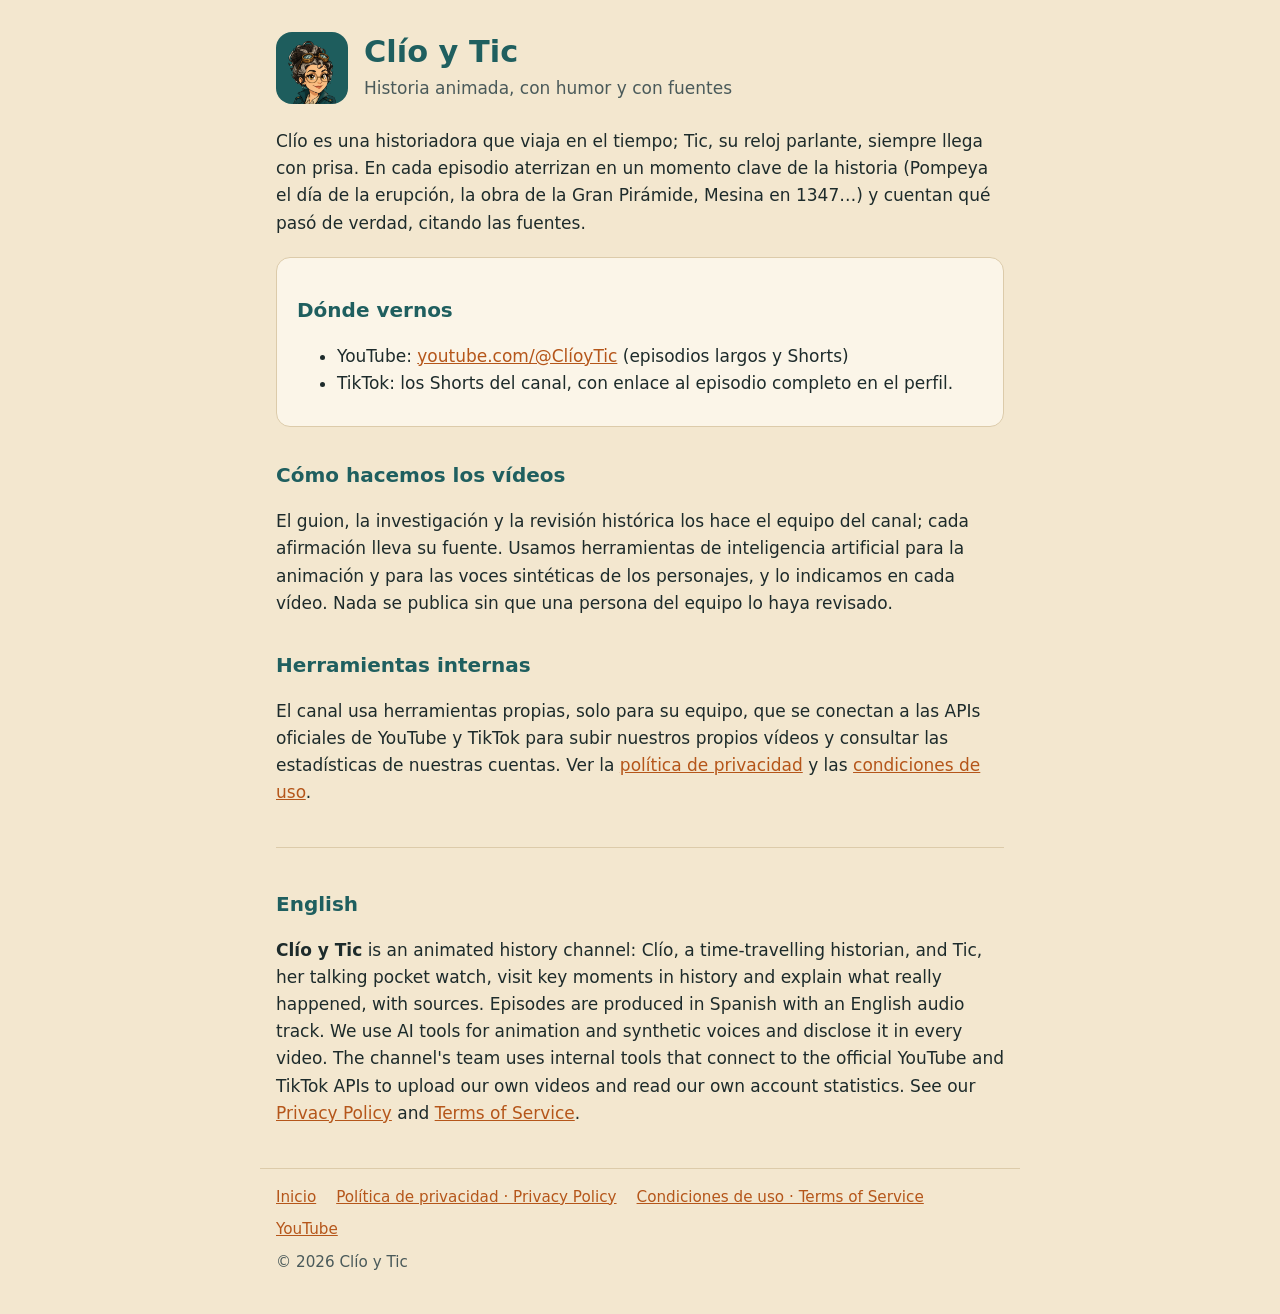
<file: index.html>
<!doctype html>
<html lang="es">
<head>
<meta charset="utf-8">
<meta name="viewport" content="width=device-width, initial-scale=1">
<title>Clío y Tic · Historia animada</title>
<meta name="description" content="Clío y Tic: canal de historia animada con humor y fuentes. Una historiadora viajera en el tiempo y su reloj parlante.">
<link rel="icon" href="icono-256.png">
<link rel="stylesheet" href="estilo.css">
</head>
<body>
<main>
  <header>
    <img src="icono-256.png" alt="Clío, la historiadora del canal">
    <div>
      <h1>Clío y Tic</h1>
      <p class="sub">Historia animada, con humor y con fuentes</p>
    </div>
  </header>

  <p>Clío es una historiadora que viaja en el tiempo; Tic, su reloj parlante, siempre llega con prisa. En cada
  episodio aterrizan en un momento clave de la historia (Pompeya el día de la erupción, la obra de la Gran
  Pirámide, Mesina en 1347…) y cuentan qué pasó de verdad, citando las fuentes.</p>

  <div class="tarjeta">
    <h2>Dónde vernos</h2>
    <ul>
      <li>YouTube: <a href="https://www.youtube.com/@Cl%C3%ADoyTic">youtube.com/@ClíoyTic</a> (episodios largos y Shorts)</li>
      <li>TikTok: los Shorts del canal, con enlace al episodio completo en el perfil.</li>
    </ul>
  </div>

  <h2>Cómo hacemos los vídeos</h2>
  <p>El guion, la investigación y la revisión histórica los hace el equipo del canal; cada afirmación lleva su
  fuente. Usamos herramientas de inteligencia artificial para la animación y para las voces sintéticas de los
  personajes, y lo indicamos en cada vídeo. Nada se publica sin que una persona del equipo lo haya revisado.</p>

  <h2>Herramientas internas</h2>
  <p>El canal usa herramientas propias, solo para su equipo, que se conectan a las APIs oficiales de YouTube y
  TikTok para subir nuestros propios vídeos y consultar las estadísticas de nuestras cuentas. Ver la
  <a href="privacidad/">política de privacidad</a> y las <a href="terminos/">condiciones de uso</a>.</p>

  <section class="idioma" lang="en">
    <h2>English</h2>
    <p><strong>Clío y Tic</strong> is an animated history channel: Clío, a time-travelling historian, and Tic, her
    talking pocket watch, visit key moments in history and explain what really happened, with sources. Episodes
    are produced in Spanish with an English audio track. We use AI tools for animation and synthetic voices and
    disclose it in every video. The channel's team uses internal tools that connect to the official YouTube and
    TikTok APIs to upload our own videos and read our own account statistics. See our
    <a href="privacidad/#en">Privacy Policy</a> and <a href="terminos/#en">Terms of Service</a>.</p>
  </section>
</main>
<footer>
  <nav>
    <a href="./">Inicio</a>
    <a href="privacidad/">Política de privacidad · Privacy Policy</a>
    <a href="terminos/">Condiciones de uso · Terms of Service</a>
    <a href="https://www.youtube.com/@Cl%C3%ADoyTic">YouTube</a>
  </nav>
  © 2026 Clío y Tic
</footer>
</body>
</html>
</file>
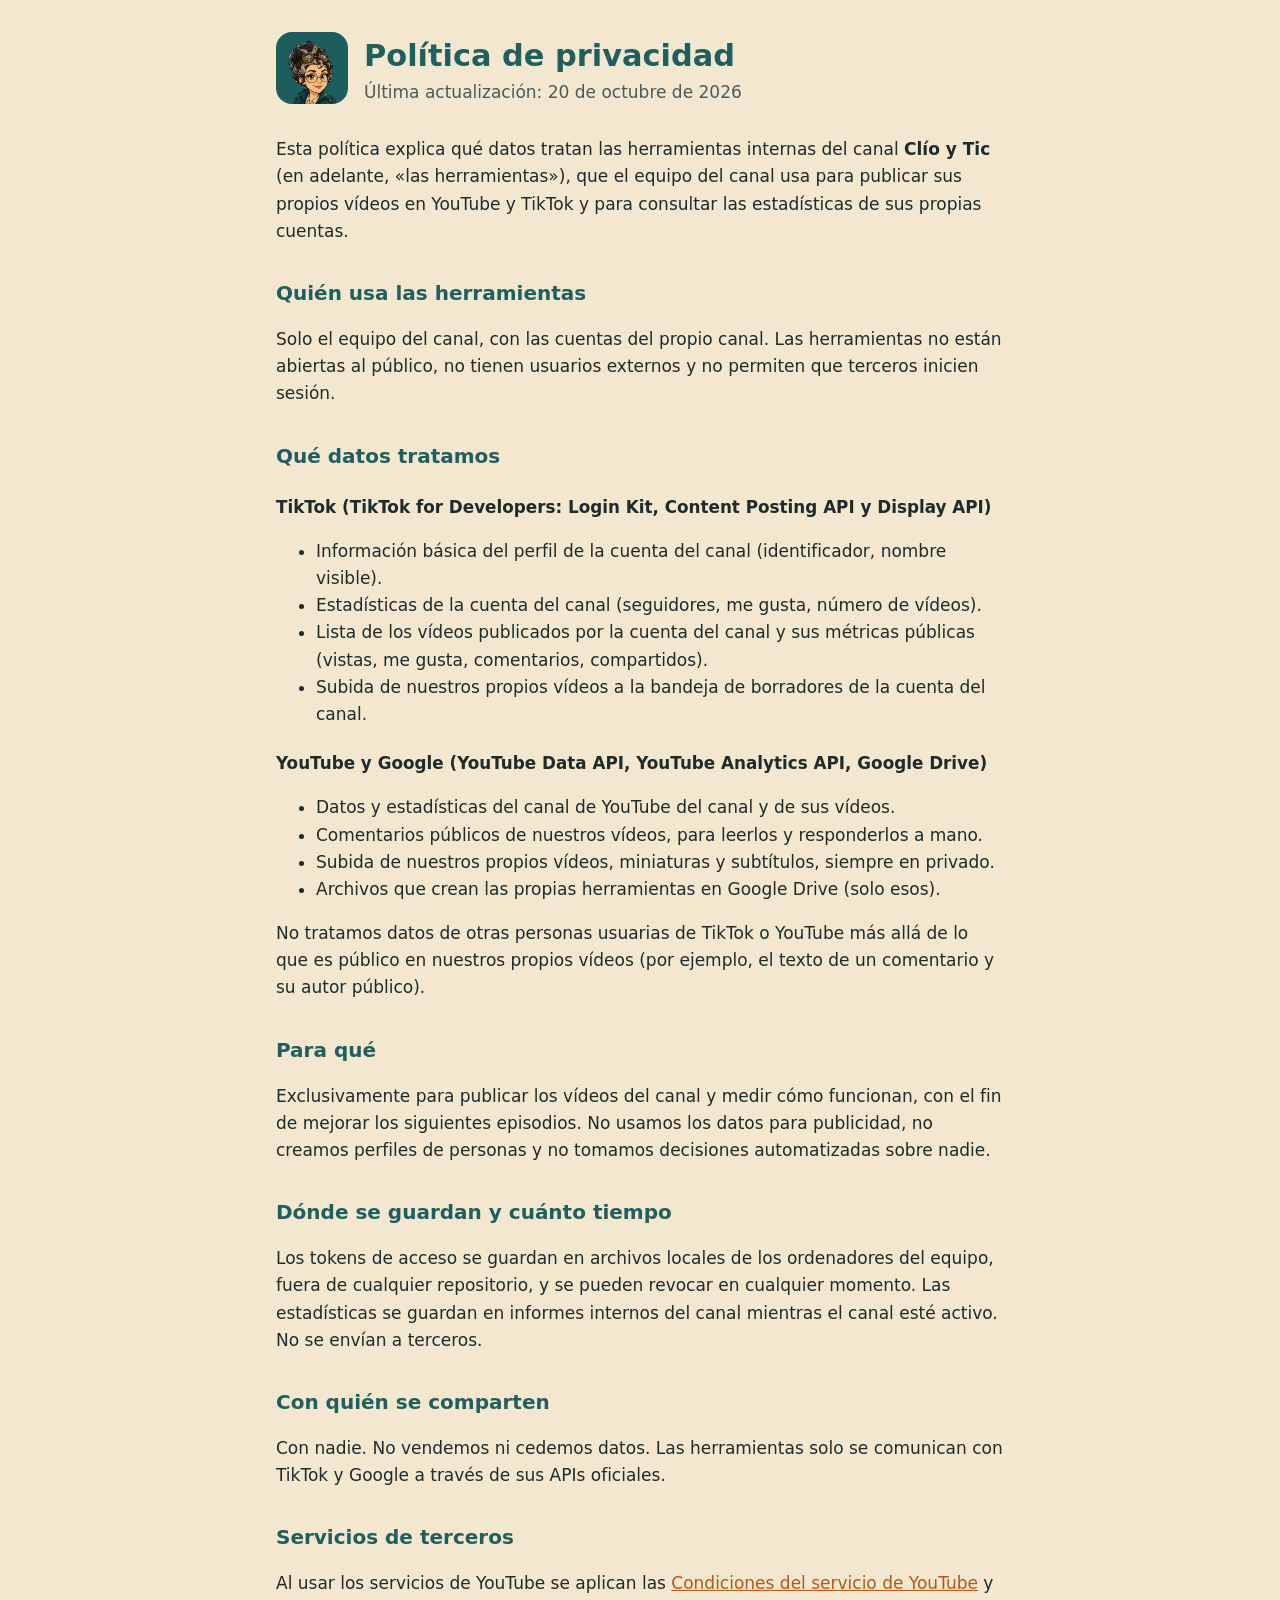
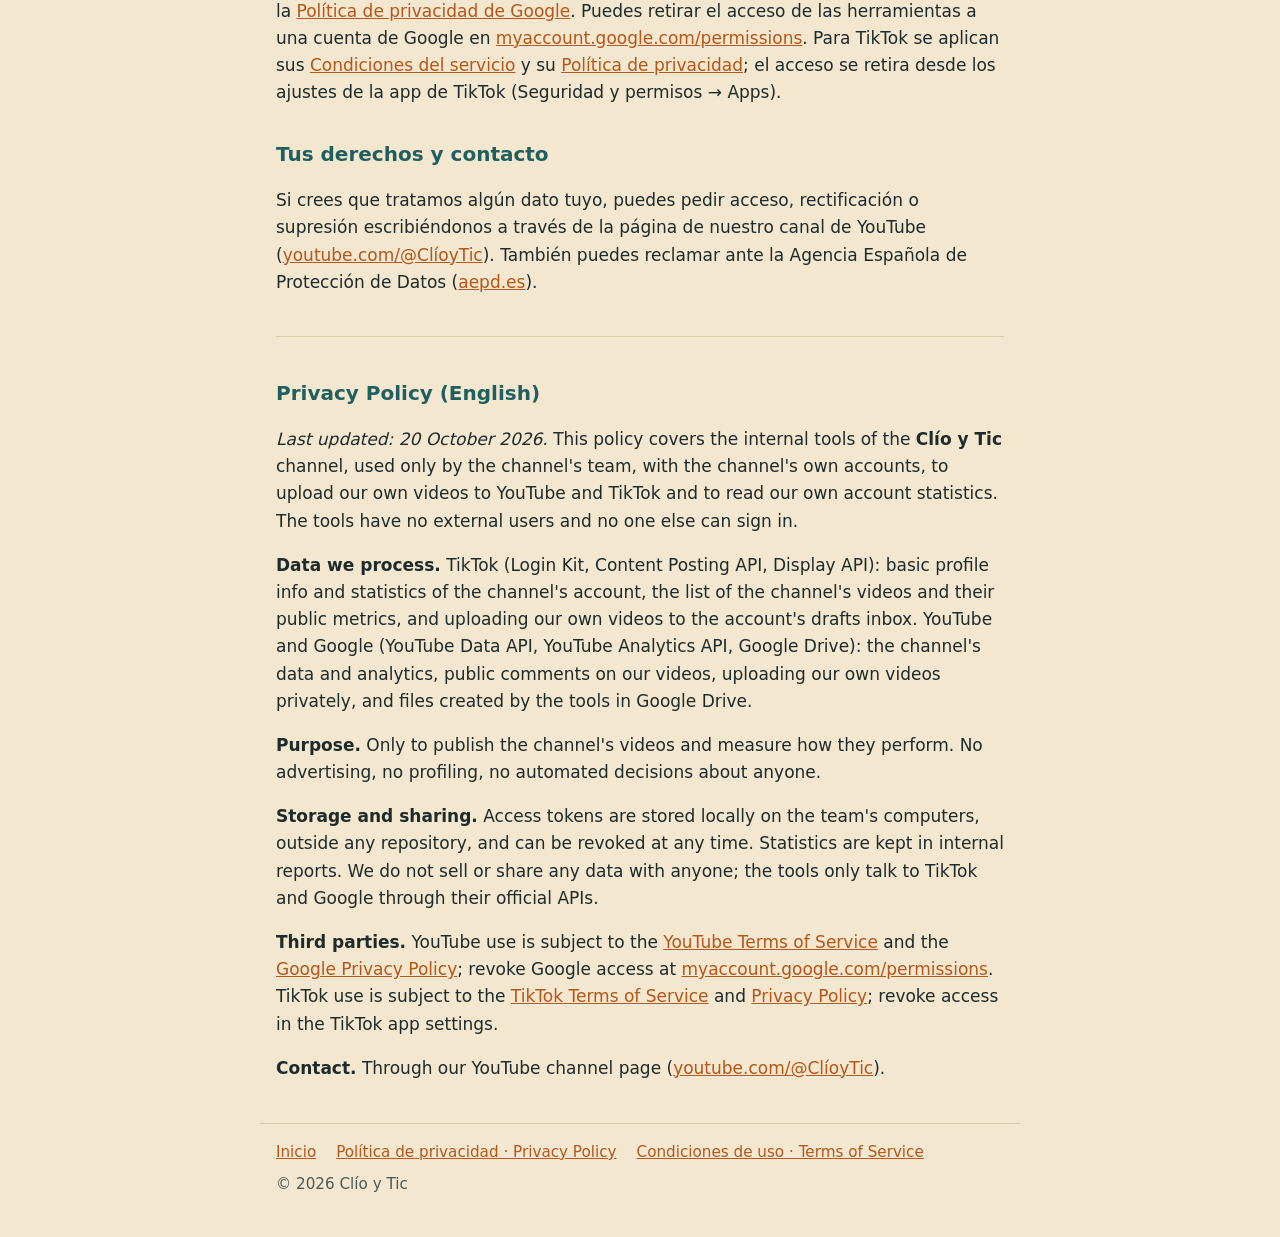
<file: privacidad/index.html>
<!doctype html>
<html lang="es">
<head>
<meta charset="utf-8">
<meta name="viewport" content="width=device-width, initial-scale=1">
<title>Privacidad · Clío y Tic</title>
<link rel="icon" href="../icono-256.png">
<link rel="stylesheet" href="../estilo.css">
</head>
<body>
<main>
  <header>
    <a href="../"><img src="../icono-256.png" alt="Clío y Tic"></a>
    <div>
      <h1>Política de privacidad</h1>
      <p class="sub">Última actualización: 20 de octubre de 2026</p>
    </div>
  </header>

  <p>Esta política explica qué datos tratan las herramientas internas del canal <strong>Clío y Tic</strong>
  (en adelante, «las herramientas»), que el equipo del canal usa para publicar sus propios vídeos en YouTube y
  TikTok y para consultar las estadísticas de sus propias cuentas.</p>

  <h2>Quién usa las herramientas</h2>
  <p>Solo el equipo del canal, con las cuentas del propio canal. Las herramientas no están abiertas al público,
  no tienen usuarios externos y no permiten que terceros inicien sesión.</p>

  <h2>Qué datos tratamos</h2>
  <h3>TikTok (TikTok for Developers: Login Kit, Content Posting API y Display API)</h3>
  <ul>
    <li>Información básica del perfil de la cuenta del canal (identificador, nombre visible).</li>
    <li>Estadísticas de la cuenta del canal (seguidores, me gusta, número de vídeos).</li>
    <li>Lista de los vídeos publicados por la cuenta del canal y sus métricas públicas (vistas, me gusta,
    comentarios, compartidos).</li>
    <li>Subida de nuestros propios vídeos a la bandeja de borradores de la cuenta del canal.</li>
  </ul>
  <h3>YouTube y Google (YouTube Data API, YouTube Analytics API, Google Drive)</h3>
  <ul>
    <li>Datos y estadísticas del canal de YouTube del canal y de sus vídeos.</li>
    <li>Comentarios públicos de nuestros vídeos, para leerlos y responderlos a mano.</li>
    <li>Subida de nuestros propios vídeos, miniaturas y subtítulos, siempre en privado.</li>
    <li>Archivos que crean las propias herramientas en Google Drive (solo esos).</li>
  </ul>
  <p>No tratamos datos de otras personas usuarias de TikTok o YouTube más allá de lo que es público en
  nuestros propios vídeos (por ejemplo, el texto de un comentario y su autor público).</p>

  <h2>Para qué</h2>
  <p>Exclusivamente para publicar los vídeos del canal y medir cómo funcionan, con el fin de mejorar los
  siguientes episodios. No usamos los datos para publicidad, no creamos perfiles de personas y no tomamos
  decisiones automatizadas sobre nadie.</p>

  <h2>Dónde se guardan y cuánto tiempo</h2>
  <p>Los tokens de acceso se guardan en archivos locales de los ordenadores del
  equipo, fuera de cualquier repositorio, y se pueden revocar en cualquier momento. Las estadísticas se
  guardan en informes internos del canal mientras el canal esté activo. No se envían a terceros.</p>

  <h2>Con quién se comparten</h2>
  <p>Con nadie. No vendemos ni cedemos datos. Las herramientas solo se comunican con TikTok y Google a través
  de sus APIs oficiales.</p>

  <h2>Servicios de terceros</h2>
  <p>Al usar los servicios de YouTube se aplican las <a href="https://www.youtube.com/t/terms">Condiciones del
  servicio de YouTube</a> y la <a href="https://policies.google.com/privacy">Política de privacidad de
  Google</a>. Puedes retirar el acceso de las herramientas a una cuenta de Google en
  <a href="https://myaccount.google.com/permissions">myaccount.google.com/permissions</a>. Para TikTok se
  aplican sus <a href="https://www.tiktok.com/legal/terms-of-service">Condiciones del servicio</a> y su
  <a href="https://www.tiktok.com/legal/privacy-policy">Política de privacidad</a>; el acceso se retira desde
  los ajustes de la app de TikTok (Seguridad y permisos → Apps).</p>

  <h2>Tus derechos y contacto</h2>
  <p>Si crees que tratamos algún dato tuyo, puedes pedir acceso, rectificación o supresión escribiéndonos a
  través de la página de nuestro canal de YouTube
  (<a href="https://www.youtube.com/@Cl%C3%ADoyTic/about">youtube.com/@ClíoyTic</a>). También puedes
  reclamar ante la Agencia Española de Protección de Datos (<a href="https://www.aepd.es">aepd.es</a>).</p>

  <section class="idioma" id="en" lang="en">
    <h2>Privacy Policy (English)</h2>
    <p><em>Last updated: 20 October 2026.</em> This policy covers the internal tools of the <strong>Clío y
    Tic</strong> channel, used only by the channel's team, with the channel's own accounts, to upload our own
    videos to YouTube and TikTok and to read our own account statistics. The tools have no external users and
    no one else can sign in.</p>
    <p><strong>Data we process.</strong> TikTok (Login Kit, Content Posting API, Display API): basic profile
    info and statistics of the channel's account, the list of the channel's videos and their public metrics,
    and uploading our own videos to the account's drafts inbox. YouTube and Google (YouTube Data API, YouTube
    Analytics API, Google Drive): the channel's data and analytics, public comments on our videos, uploading our
    own videos privately, and files created by the tools in Google Drive.</p>
    <p><strong>Purpose.</strong> Only to publish the channel's videos and measure how they perform. No
    advertising, no profiling, no automated decisions about anyone.</p>
    <p><strong>Storage and sharing.</strong> Access tokens are stored locally on the team's computers, outside
    any repository, and can be revoked at any time. Statistics are kept in internal reports. We do not sell or
    share any data with anyone; the tools only talk to TikTok and Google through their official APIs.</p>
    <p><strong>Third parties.</strong> YouTube use is subject to the
    <a href="https://www.youtube.com/t/terms">YouTube Terms of Service</a> and the
    <a href="https://policies.google.com/privacy">Google Privacy Policy</a>; revoke Google access at
    <a href="https://myaccount.google.com/permissions">myaccount.google.com/permissions</a>. TikTok use is
    subject to the <a href="https://www.tiktok.com/legal/terms-of-service">TikTok Terms of Service</a> and
    <a href="https://www.tiktok.com/legal/privacy-policy">Privacy Policy</a>; revoke access in the TikTok app
    settings.</p>
    <p><strong>Contact.</strong> Through our YouTube channel page
    (<a href="https://www.youtube.com/@Cl%C3%ADoyTic/about">youtube.com/@ClíoyTic</a>).</p>
  </section>
</main>
<footer>
  <nav>
    <a href="../">Inicio</a>
    <a href="./">Política de privacidad · Privacy Policy</a>
    <a href="../terminos/">Condiciones de uso · Terms of Service</a>
  </nav>
  © 2026 Clío y Tic
</footer>
</body>
</html>
</file>
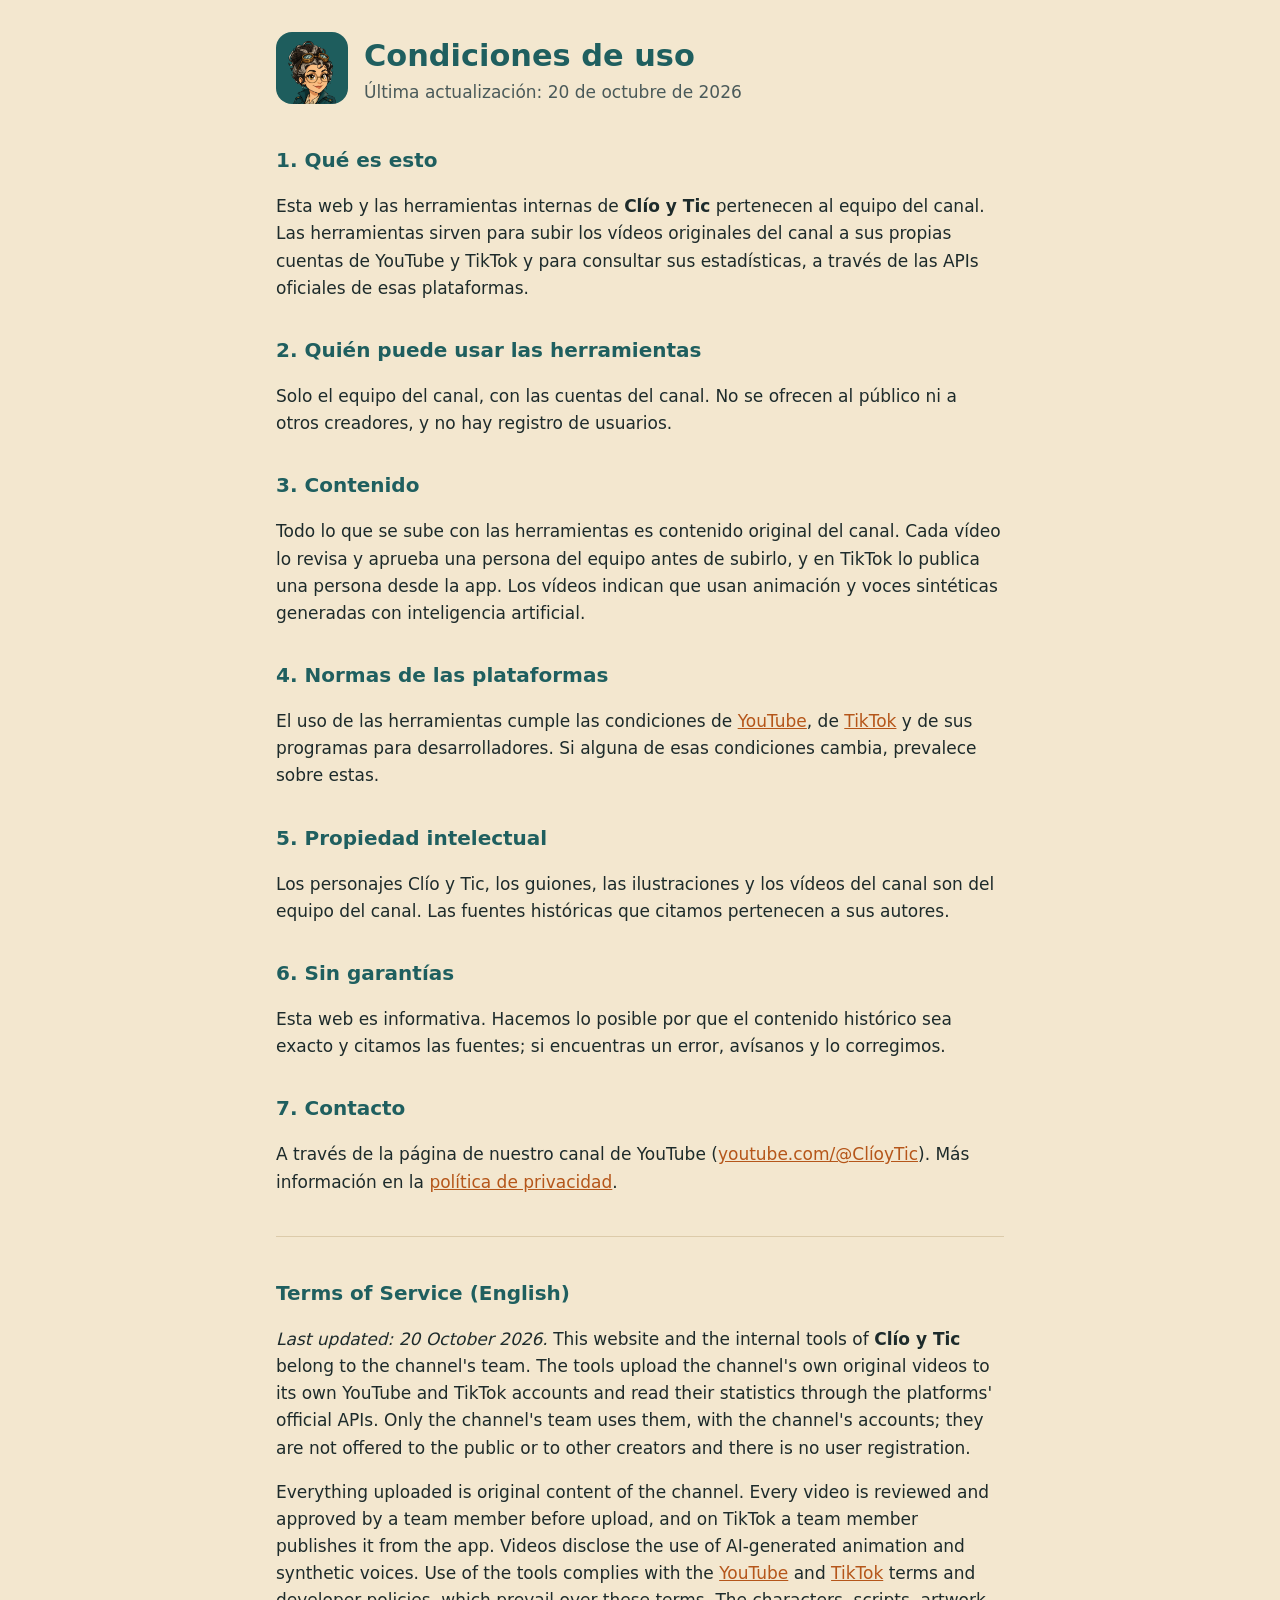
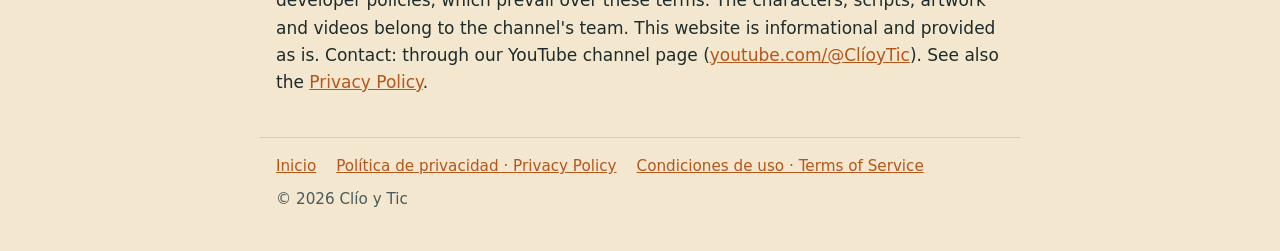
<file: terminos/index.html>
<!doctype html>
<html lang="es">
<head>
<meta charset="utf-8">
<meta name="viewport" content="width=device-width, initial-scale=1">
<title>Condiciones de uso · Clío y Tic</title>
<link rel="icon" href="../icono-256.png">
<link rel="stylesheet" href="../estilo.css">
</head>
<body>
<main>
  <header>
    <a href="../"><img src="../icono-256.png" alt="Clío y Tic"></a>
    <div>
      <h1>Condiciones de uso</h1>
      <p class="sub">Última actualización: 20 de octubre de 2026</p>
    </div>
  </header>

  <h2>1. Qué es esto</h2>
  <p>Esta web y las herramientas internas de <strong>Clío y Tic</strong> pertenecen al equipo del canal. Las
  herramientas sirven para subir los vídeos originales del canal a sus propias cuentas de YouTube y TikTok y
  para consultar sus estadísticas, a través de las APIs oficiales de esas plataformas.</p>

  <h2>2. Quién puede usar las herramientas</h2>
  <p>Solo el equipo del canal, con las cuentas del canal. No se ofrecen al público ni a otros creadores, y no
  hay registro de usuarios.</p>

  <h2>3. Contenido</h2>
  <p>Todo lo que se sube con las herramientas es contenido original del canal. Cada vídeo lo revisa y aprueba
  una persona del equipo antes de subirlo, y en TikTok lo publica una persona desde la app. Los vídeos indican
  que usan animación y voces sintéticas generadas con inteligencia artificial.</p>

  <h2>4. Normas de las plataformas</h2>
  <p>El uso de las herramientas cumple las condiciones de
  <a href="https://www.youtube.com/t/terms">YouTube</a>, de
  <a href="https://www.tiktok.com/legal/terms-of-service">TikTok</a> y de sus programas para desarrolladores.
  Si alguna de esas condiciones cambia, prevalece sobre estas.</p>

  <h2>5. Propiedad intelectual</h2>
  <p>Los personajes Clío y Tic, los guiones, las ilustraciones y los vídeos del canal son del equipo del canal.
  Las fuentes históricas que citamos pertenecen a sus autores.</p>

  <h2>6. Sin garantías</h2>
  <p>Esta web es informativa. Hacemos lo posible por que el contenido histórico sea exacto y citamos las
  fuentes; si encuentras un error, avísanos y lo corregimos.</p>

  <h2>7. Contacto</h2>
  <p>A través de la página de nuestro canal de YouTube
  (<a href="https://www.youtube.com/@Cl%C3%ADoyTic/about">youtube.com/@ClíoyTic</a>). Más información en la
  <a href="../privacidad/">política de privacidad</a>.</p>

  <section class="idioma" id="en" lang="en">
    <h2>Terms of Service (English)</h2>
    <p><em>Last updated: 20 October 2026.</em> This website and the internal tools of <strong>Clío y
    Tic</strong> belong to the channel's team. The tools upload the channel's own original videos to its own
    YouTube and TikTok accounts and read their statistics through the platforms' official APIs. Only the
    channel's team uses them, with the channel's accounts; they are not offered to the public or to other
    creators and there is no user registration.</p>
    <p>Everything uploaded is original content of the channel. Every video is reviewed and approved by a team
    member before upload, and on TikTok a team member publishes it from the app. Videos disclose the use of
    AI-generated animation and synthetic voices. Use of the tools complies with the
    <a href="https://www.youtube.com/t/terms">YouTube</a> and
    <a href="https://www.tiktok.com/legal/terms-of-service">TikTok</a> terms and developer policies, which
    prevail over these terms. The characters, scripts, artwork and videos belong to the channel's team. This
    website is informational and provided as is. Contact: through our YouTube channel page
    (<a href="https://www.youtube.com/@Cl%C3%ADoyTic/about">youtube.com/@ClíoyTic</a>). See also the
    <a href="../privacidad/#en">Privacy Policy</a>.</p>
  </section>
</main>
<footer>
  <nav>
    <a href="../">Inicio</a>
    <a href="../privacidad/">Política de privacidad · Privacy Policy</a>
    <a href="./">Condiciones de uso · Terms of Service</a>
  </nav>
  © 2026 Clío y Tic
</footer>
</body>
</html>
</file>
<file: estilo.css>
:root {
  --fondo: #f3e7cf;
  --texto: #1d2b2b;
  --suave: #4a5a5a;
  --marca: #1f5f5f;
  --acento: #b5561a;
  --tarjeta: #fbf5e8;
  --borde: #dccbaa;
}
@media (prefers-color-scheme: dark) {
  :root {
    --fondo: #12201f;
    --texto: #f3e7cf;
    --suave: #c4b89f;
    --marca: #7fc4c0;
    --acento: #f0a167;
    --tarjeta: #1a2c2b;
    --borde: #2f4644;
  }
}
* { box-sizing: border-box; }
html { -webkit-text-size-adjust: 100%; }
body {
  margin: 0;
  background: var(--fondo);
  color: var(--texto);
  font: 17px/1.6 system-ui, -apple-system, "Segoe UI", Roboto, sans-serif;
}
main { max-width: 760px; margin: 0 auto; padding: 32px 16px 24px; }
header { display: flex; align-items: center; gap: 16px; margin-bottom: 24px; }
header img { width: 72px; height: 72px; border-radius: 16px; }
header a { color: inherit; text-decoration: none; }
h1 { font-size: 1.9rem; line-height: 1.2; margin: 0; color: var(--marca); }
h2 { font-size: 1.25rem; margin: 2rem 0 .5rem; color: var(--marca); }
h3 { font-size: 1.05rem; margin: 1.4rem 0 .3rem; }
p, li { color: var(--texto); }
.sub { color: var(--suave); margin: 4px 0 0; }
a { color: var(--acento); }
.tarjeta { background: var(--tarjeta); border: 1px solid var(--borde); border-radius: 14px; padding: 4px 20px 12px; margin: 20px 0; }
.idioma { border-top: 1px solid var(--borde); margin-top: 40px; padding-top: 8px; }
footer { max-width: 760px; margin: 0 auto; padding: 16px 16px 40px; border-top: 1px solid var(--borde); color: var(--suave); font-size: .95rem; }
footer nav { display: flex; flex-wrap: wrap; gap: 8px 20px; margin-bottom: 8px; }
</file>
